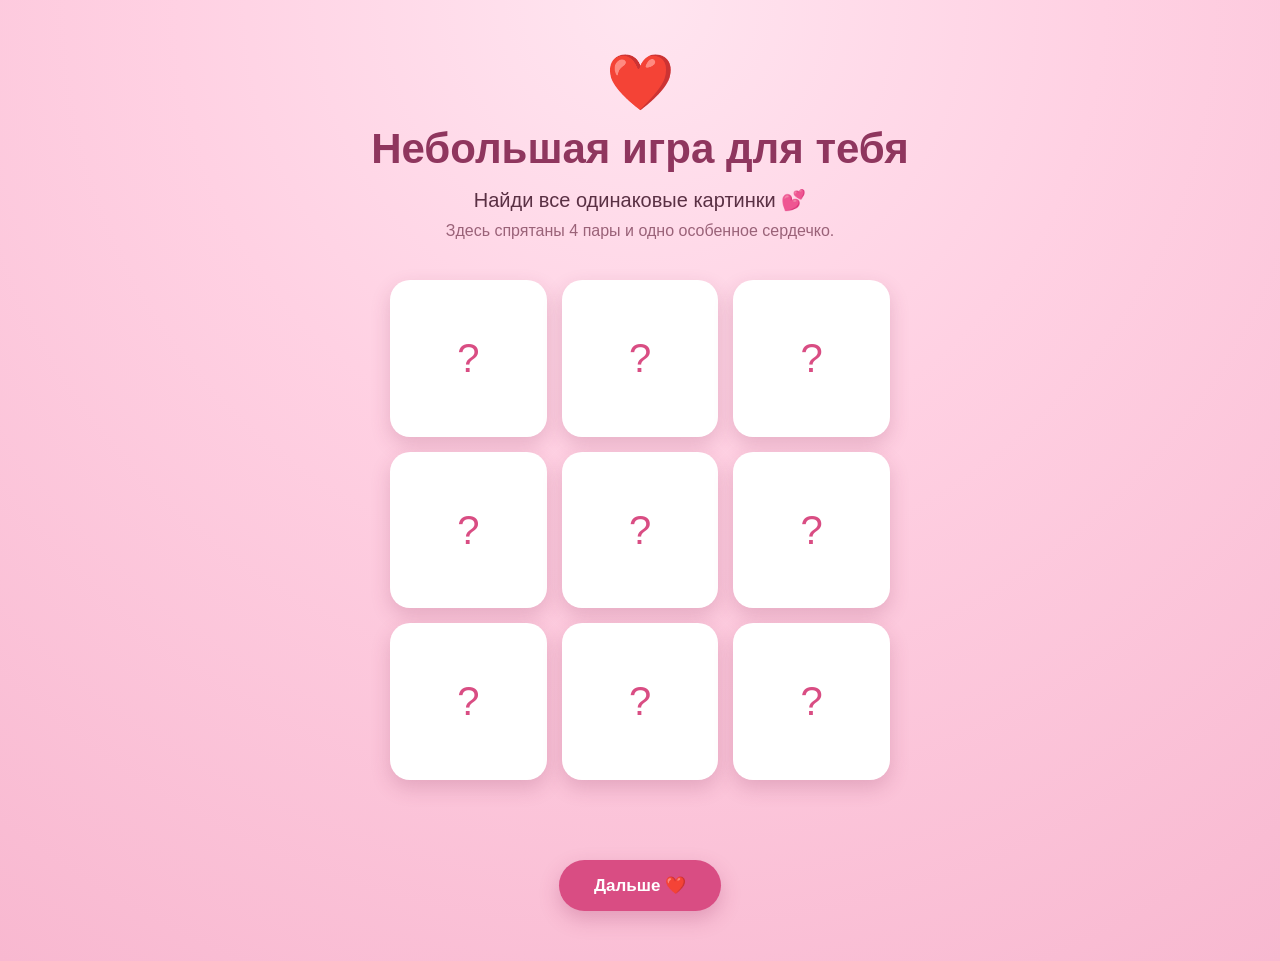
<file: index.html>
﻿<!DOCTYPE html>
<html lang="ru">
	<head>
		<meta charset="UTF-8">
			<meta name="viewport" content="width=device-width, initial-scale=1.0">
				<title>Небольшая игра ❤️</title>
				<link rel="stylesheet" href="style.css" />
			</meta>
		</meta>
</head>

	<body>

		<div class="page">

			<div class="top-heart">❤️</div>

			<h1>Небольшая игра для тебя</h1>

			<p class="subtitle">
				Найди все одинаковые картинки 💕
			</p>

			<p class="hint">
				Здесь спрятаны 4 пары и одно особенное сердечко.
			</p>

			<div class="game-board" id="gameBoard"></div>

			<p id="gameMessage" class="game-message"></p>

			<button id="nextButton" class="main-button hidden"
					onclick="goToLove()">
				Дальше ❤️
			</button>

		</div>

		<script src="script.js"></script>

	</body>
</html>
</file>
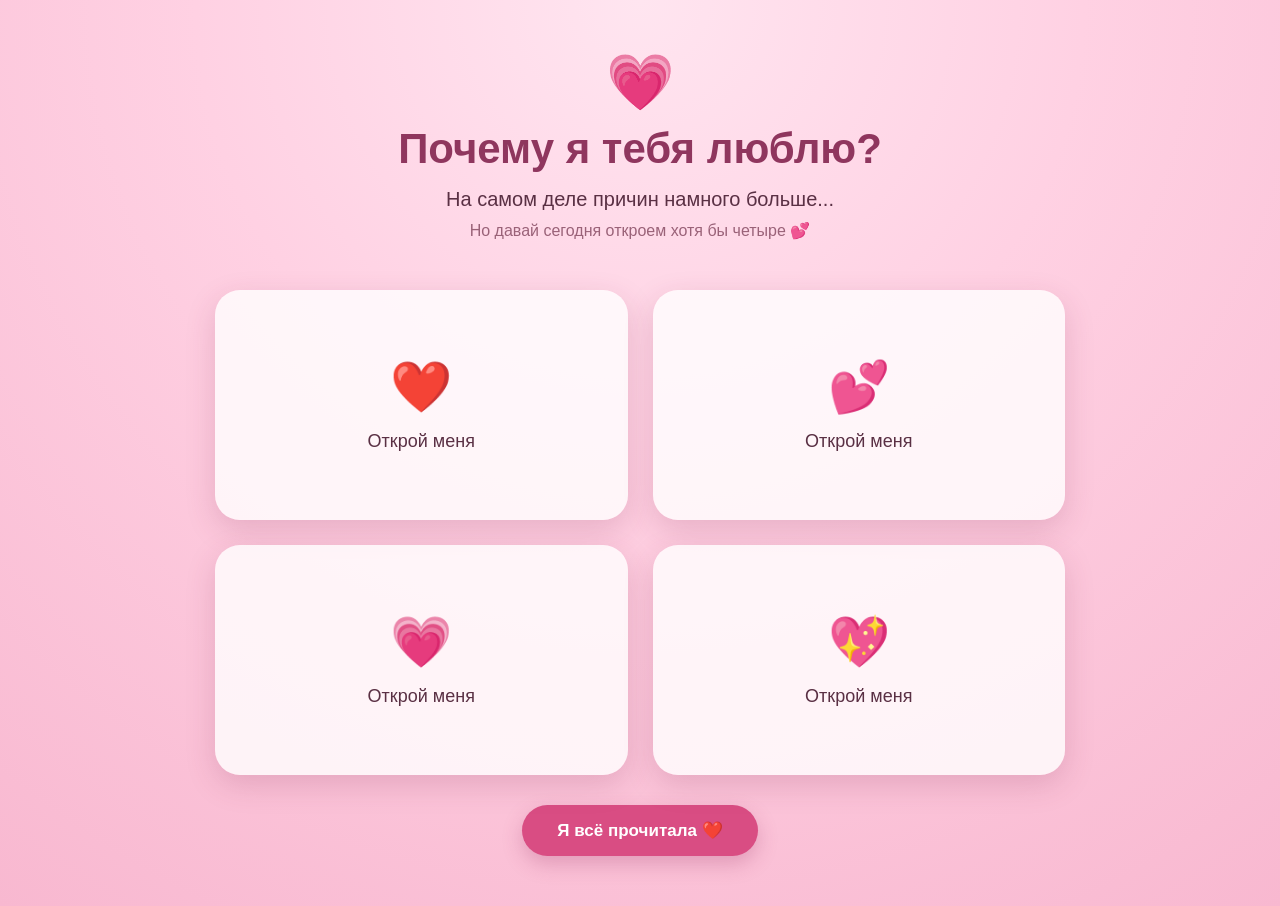
<file: love.html>
﻿<!DOCTYPE html>
<html lang="ru">
	<head>
		<meta charset="UTF-8">
			<meta name="viewport" content="width=device-width, initial-scale=1.0">

				<title>Почему я тебя люблю ❤️</title>

				<link rel="stylesheet" href="style.css" />
					</meta>
		</meta>
</head>

	<body>

		<div class="page">

			<div class="top-heart">💗</div>

			<h1>Почему я тебя люблю?</h1>

			<p class="subtitle">
				На самом деле причин намного больше...
			</p>

			<p class="hint">
				Но давай сегодня откроем хотя бы четыре 💕
			</p>


			<div class="love-grid">

				<div class="love-card" onclick="openLoveCard(this)">
					<div class="card-inner">

						<div class="card-front">
							<span>❤️</span>
							<p>Открой меня</p>
						</div>

						<div class="card-back">
							<p>
								Мне нравится твоя улыбка
							</p>
						</div>

					</div>
				</div>


				<div class="love-card" onclick="openLoveCard(this)">
					<div class="card-inner">

						<div class="card-front">
							<span>💕</span>
							<p>Открой меня</p>
						</div>

						<div class="card-back">
							<p>
								Мне нравится, как ты шмыгаешь
							</p>
						</div>

					</div>
				</div>


				<div class="love-card" onclick="openLoveCard(this)">
					<div class="card-inner">

						<div class="card-front">
							<span>💗</span>
							<p>Открой меня</p>
						</div>

						<div class="card-back">
							<p>
								Рядом с тобой у меня больше красок
							</p>
						</div>

					</div>
				</div>


				<div class="love-card" onclick="openLoveCard(this)">
					<div class="card-inner">

						<div class="card-front">
							<span>💖</span>
							<p>Открой меня</p>
						</div>

						<div class="card-back">
							<p>
								Ты делаешь мои дни намного лучше
							</p>
						</div>

					</div>
				</div>

			</div>


			<button id="loveNextButton"
					class="main-button hidden"
					onclick="goToQuestions()">

				Я всё прочитала ❤️

			</button>

		</div>


		<script src="script.js"></script>

	</body>
</html>
</file>
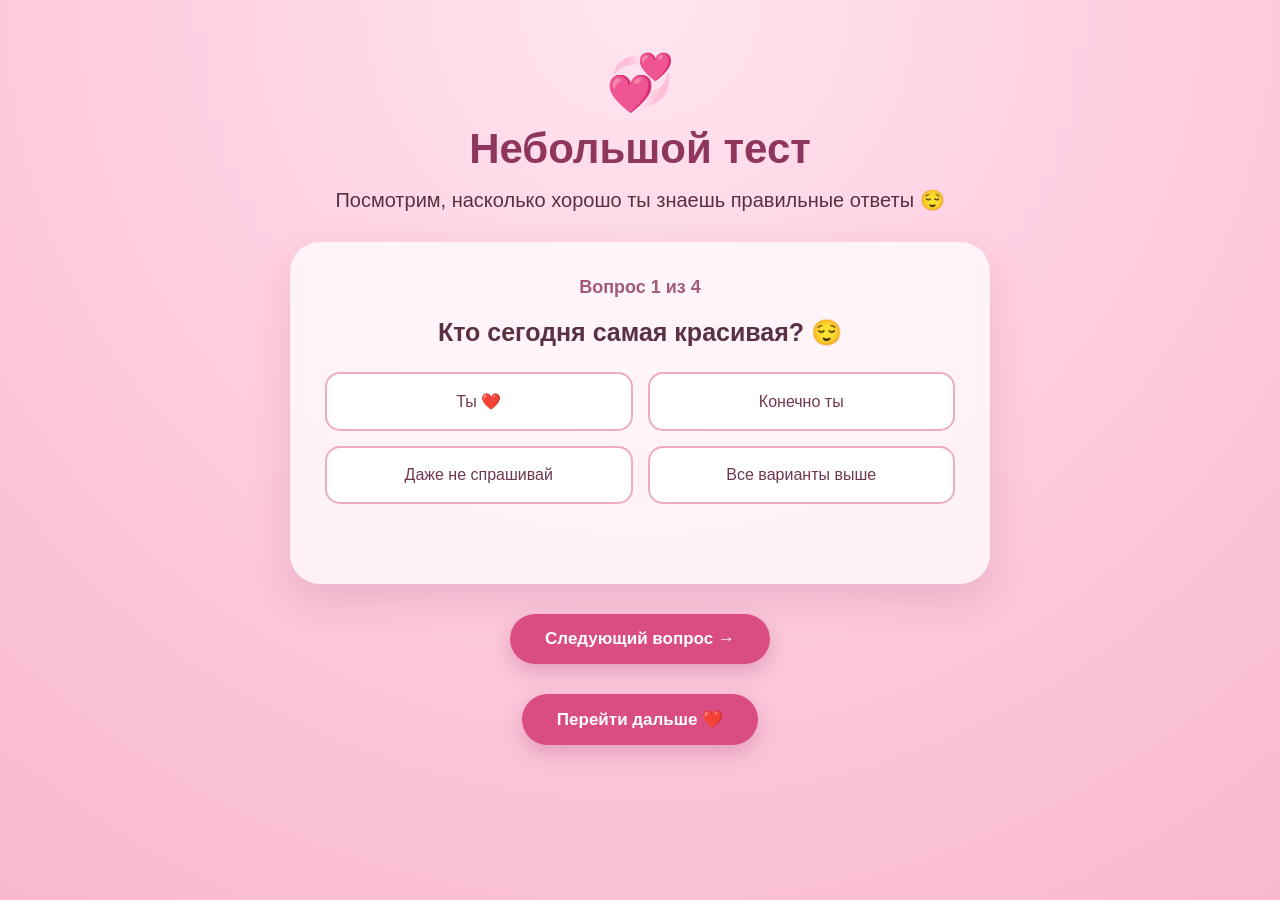
<file: questions.html>
﻿<!DOCTYPE html>
<html lang="ru">
	<head>

		<meta charset="UTF-8">

			<meta name="viewport"
				  content="width=device-width, initial-scale=1.0">

				<title>Небольшой тест 💕</title>

				<link rel="stylesheet" href="style.css" />
			</meta>
		</meta>

</head>

	<body>

		<div class="page">

			<div class="top-heart">💞</div>

			<h1>Небольшой тест</h1>

			<p class="subtitle">
				Посмотрим, насколько хорошо ты знаешь правильные ответы 😌
			</p>


			<div class="question-box">

				<h2 id="questionNumber">
					Вопрос 1 из 4
				</h2>

				<h3 id="questionText">
					Кто сегодня самая красивая?
				</h3>


				<div id="answers" class="answers"></div>


				<p id="questionMessage"
				   class="question-message">
				</p>

			</div>


			<button id="questionNext"
					class="main-button hidden"
					onclick="nextQuestion()">

				Следующий вопрос →

			</button>


			<button id="finishButton"
					class="main-button hidden"
					onclick="goToWish()">

				Перейти дальше ❤️

			</button>

		</div>


		<script src="script.js"></script>

	</body>
</html>
</file>
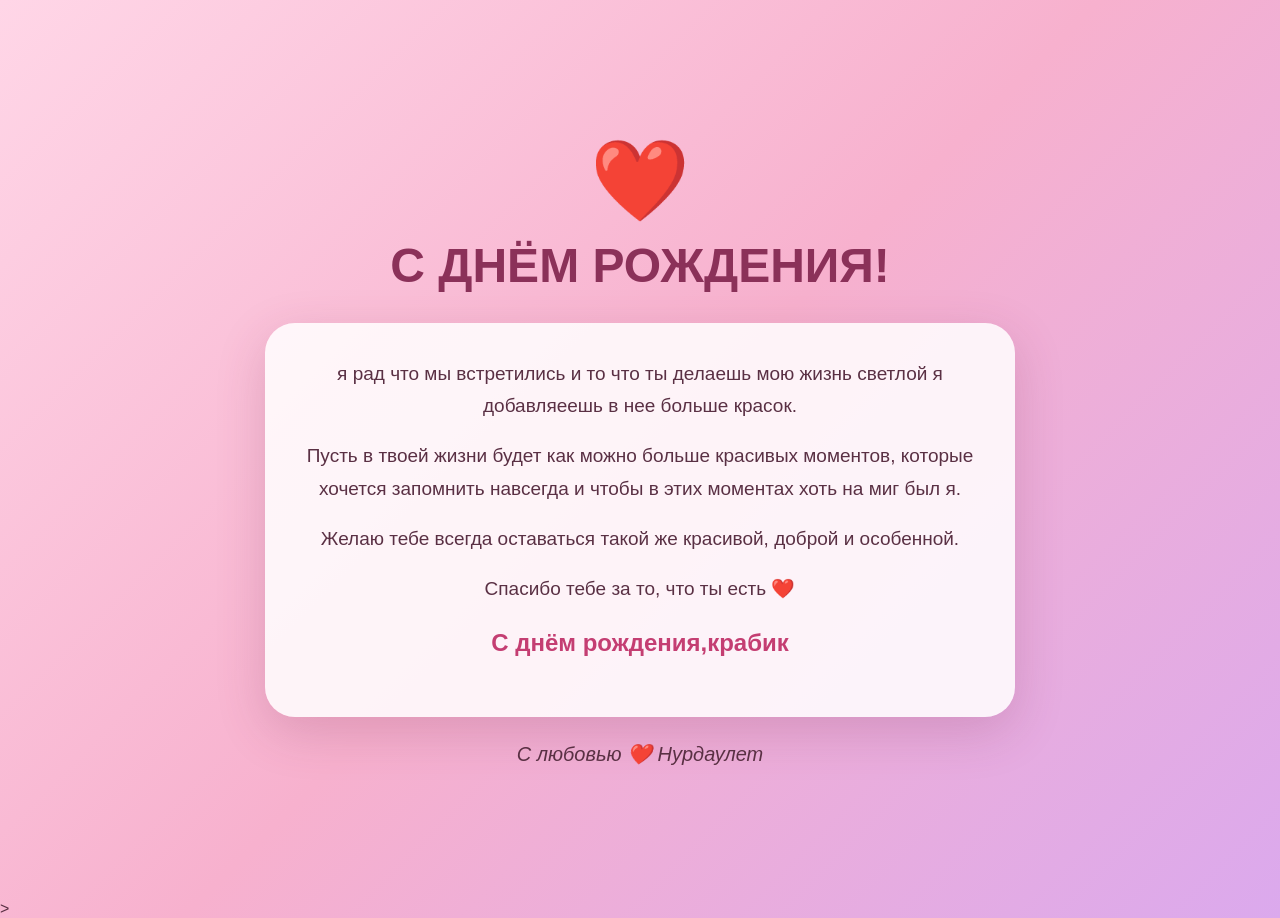
<file: wish.html>
﻿<!DOCTYPE html>
<html lang="ru">
	<head>

		<meta charset="UTF-8">

			<meta name="viewport"
				  content="width=device-width, initial-scale=1.0">

				<title>С днём рождения ❤️</title>

				<link rel="stylesheet" href="style.css" />
			</meta>
		</meta>

</head>

	<body class="wish-page">

		<div id="hearts-container"></div>


		<div class="wish-content">

			<div class="birthday-heart">
				❤️
			</div>


			<h1>
				С ДНЁМ РОЖДЕНИЯ!
			</h1>


			<div class="wish-card">

				<p>
					я рад что мы встретились и то что ты делаешь мою жизнь светлой я добавляеешь в нее больше красок.
				</p>

				<p>
					Пусть в твоей жизни будет как можно больше
					красивых моментов, которые хочется запомнить
					навсегда и чтобы в этих моментах хоть на миг был я.
				</p>

				<p>
					Желаю тебе всегда оставаться такой же
					красивой, доброй и особенной.
				</p>

				<p>
					Спасибо тебе за то, что ты есть ❤️
				</p>

				<p class="final-text">
					С днём рождения,крабик 
				</p>

			</div>


			<div class="signature">
				С любовью ❤️ Нурдаулет
			</div>

		</div>


		<script src="script.js"></script>

	</body>
</html>>
</file>
<file: style.css>
* {
    box-sizing: border-box;
    margin: 0;
    padding: 0;
}


body {
    font-family: Arial, sans-serif;

    min-height: 100vh;

    background:
        radial-gradient(circle at top,
        #ffe5f0,
        #ffd1e3 40%,
        #f8b8d0);

    color: #5a3044;

    overflow-x: hidden;
}


/* =========================
   ОБЩАЯ СТРАНИЦА
========================= */

.page {

    width: 100%;
    min-height: 100vh;

    padding: 50px 20px;

    display: flex;

    flex-direction: column;

    align-items: center;

    text-align: center;
}


.top-heart {

    font-size: 55px;

    margin-bottom: 10px;

    animation: heartbeat 1.5s infinite;
}


h1 {

    font-size: 42px;

    margin-bottom: 15px;

    color: #8f365e;
}


.subtitle {

    font-size: 20px;

    margin-bottom: 10px;

}


.hint {

    color: #9a6278;

    margin-bottom: 30px;

}


/* =========================
   КНОПКИ
========================= */

.main-button {

    margin-top: 30px;

    padding: 15px 35px;

    border: none;

    border-radius: 30px;

    background: #d94d83;

    color: white;

    font-size: 17px;

    font-weight: bold;

    cursor: pointer;

    transition: 0.3s;

    box-shadow: 0 8px 20px rgba(150, 40, 90, 0.25);
}


.main-button:hover {

    transform: translateY(-3px) scale(1.03);

    background: #bd3b6d;

}


.hidden {

    
}


/* =========================
   ИГРА
========================= */

.game-board {

    width: min(500px, 95vw);

    display: grid;

    grid-template-columns: repeat(3, 1fr);

    gap: 15px;

    margin-top: 10px;
}


.game-card {

    aspect-ratio: 1 / 1;

    perspective: 800px;

    cursor: pointer;
}


.game-card-inner {

    position: relative;

    width: 100%;

    height: 100%;

    transition: transform 0.5s;

    transform-style: preserve-3d;
}


.game-card.open .game-card-inner {

    transform: rotateY(180deg);
}


.game-front,
.game-back {

    position: absolute;

    width: 100%;

    height: 100%;

    border-radius: 20px;

    display: flex;

    align-items: center;

    justify-content: center;

    backface-visibility: hidden;

    box-shadow:
        0 8px 20px rgba(130, 40, 80, 0.2);
}


.game-front {

    background: #ffffff;

    font-size: 40px;

    color: #d94d83;
}


.game-back {

    background: #fff3f8;

    transform: rotateY(180deg);

    font-size: 50px;
}


.game-message {

    min-height: 30px;

    margin-top: 20px;

    font-size: 19px;

    font-weight: bold;
}


/* =========================
   LOVE CARDS
========================= */

.love-grid {

    width: min(850px, 95vw);

    display: grid;

    grid-template-columns: repeat(2, 1fr);

    gap: 25px;

    margin-top: 20px;
}


.love-card {

    height: 230px;

    perspective: 1000px;

    cursor: pointer;
}


.card-inner {

    position: relative;

    width: 100%;

    height: 100%;

    transition: transform 0.7s;

    transform-style: preserve-3d;
}


.love-card.open .card-inner {

    transform: rotateY(180deg);
}


.card-front,
.card-back {

    position: absolute;

    width: 100%;

    height: 100%;

    border-radius: 25px;

    backface-visibility: hidden;

    display: flex;

    flex-direction: column;

    align-items: center;

    justify-content: center;

    padding: 25px;

    box-shadow:
        0 10px 30px rgba(130, 40, 80, 0.18);
}


.card-front {

    background: rgba(255,255,255,0.8);

}


.card-front span {

    font-size: 50px;

    margin-bottom: 15px;
}


.card-front p {

    font-size: 18px;

}


.card-back {

    background: #d94d83;

    color: white;

    transform: rotateY(180deg);

}


.card-back p {

    font-size: 22px;

    line-height: 1.5;
}


/* =========================
   QUESTIONS
========================= */

.question-box {

    width: min(700px, 95vw);

    padding: 35px;

    background: rgba(255,255,255,0.75);

    border-radius: 30px;

    box-shadow:
        0 15px 40px rgba(120, 40, 80, 0.15);

    margin-top: 20px;
}


.question-box h2 {

    font-size: 18px;

    color: #a15b78;

    margin-bottom: 20px;
}


.question-box h3 {

    font-size: 25px;

    margin-bottom: 25px;
}


.answers {

    display: grid;

    grid-template-columns: repeat(2, 1fr);

    gap: 15px;
}


.answer-button {

    padding: 18px;

    border: 2px solid #edabc4;

    border-radius: 15px;

    background: white;

    color: #70384f;

    font-size: 16px;

    cursor: pointer;

    transition: 0.3s;
}


.answer-button:hover {

    background: #ffe5ef;

    transform: translateY(-2px);
}


.answer-button.correct {

    background: #bde8c5;

    border-color: #65b875;

}


.answer-button.wrong {

    background: #ffc4c4;

    border-color: #e87979;
}


.question-message {

    margin-top: 20px;

    min-height: 25px;

    font-weight: bold;
}


/* =========================
   ФИНАЛ
========================= */

.wish-page {

    min-height: 100vh;

    background:
        linear-gradient(
            135deg,
            #ffd6e7,
            #f7b1ce,
            #dba9ed
        );

    overflow: hidden;
}


.wish-content {

    position: relative;

    z-index: 5;

    width: min(750px, 92vw);

    min-height: 100vh;

    display: flex;

    flex-direction: column;

    justify-content: center;

    align-items: center;

    text-align: center;

    margin: auto;

    padding: 40px 0;
}


.birthday-heart {

    font-size: 80px;

    animation: heartbeat 1.5s infinite;

    margin-bottom: 10px;
}


.wish-content h1 {

    font-size: 48px;

    color: #8b3159;

    margin-bottom: 30px;
}


.wish-card {

    background: rgba(255,255,255,0.85);

    padding: 35px;

    border-radius: 30px;

    box-shadow:
        0 15px 50px rgba(120,40,80,0.2);

    font-size: 19px;

    line-height: 1.7;
}


.wish-card p {

    margin-bottom: 18px;
}


.final-text {

    font-size: 24px;

    color: #c43e72;

    font-weight: bold;
}


.signature {

    margin-top: 25px;

    font-size: 20px;

    font-style: italic;
}


/* =========================
   ПАДАЮЩИЕ СЕРДЕЧКИ
========================= */

.falling-heart {

    position: fixed;

    top: -50px;

    z-index: 1;

    pointer-events: none;

    animation:
        fall linear forwards;
}


@keyframes fall {

    from {

        transform:
            translateY(0)
            rotate(0deg);

        opacity: 1;
    }

    to {

        transform:
            translateY(110vh)
            rotate(360deg);

        opacity: 0;
    }
}


/* =========================
   АНИМАЦИИ
========================= */

@keyframes heartbeat {

    0%,
    100% {

        transform: scale(1);
    }

    50% {

        transform: scale(1.15);
    }
}


/* =========================
   ТЕЛЕФОН
========================= */

@media (max-width: 600px) {

    .page {

        padding: 35px 15px;
    }


    h1 {

        font-size: 30px;
    }


    .subtitle {

        font-size: 17px;
    }


    .love-grid {

        grid-template-columns: 1fr;

        width: 90vw;
    }


    .love-card {

        height: 190px;
    }


    .answers {

        grid-template-columns: 1fr;
    }


    .question-box {

        padding: 25px 18px;
    }


    .question-box h3 {

        font-size: 21px;
    }


    .wish-content h1 {

        font-size: 34px;
    }


    .wish-card {

        padding: 25px 20px;

        font-size: 17px;
    }


    .birthday-heart {

        font-size: 60px;
    }

}
</file>
